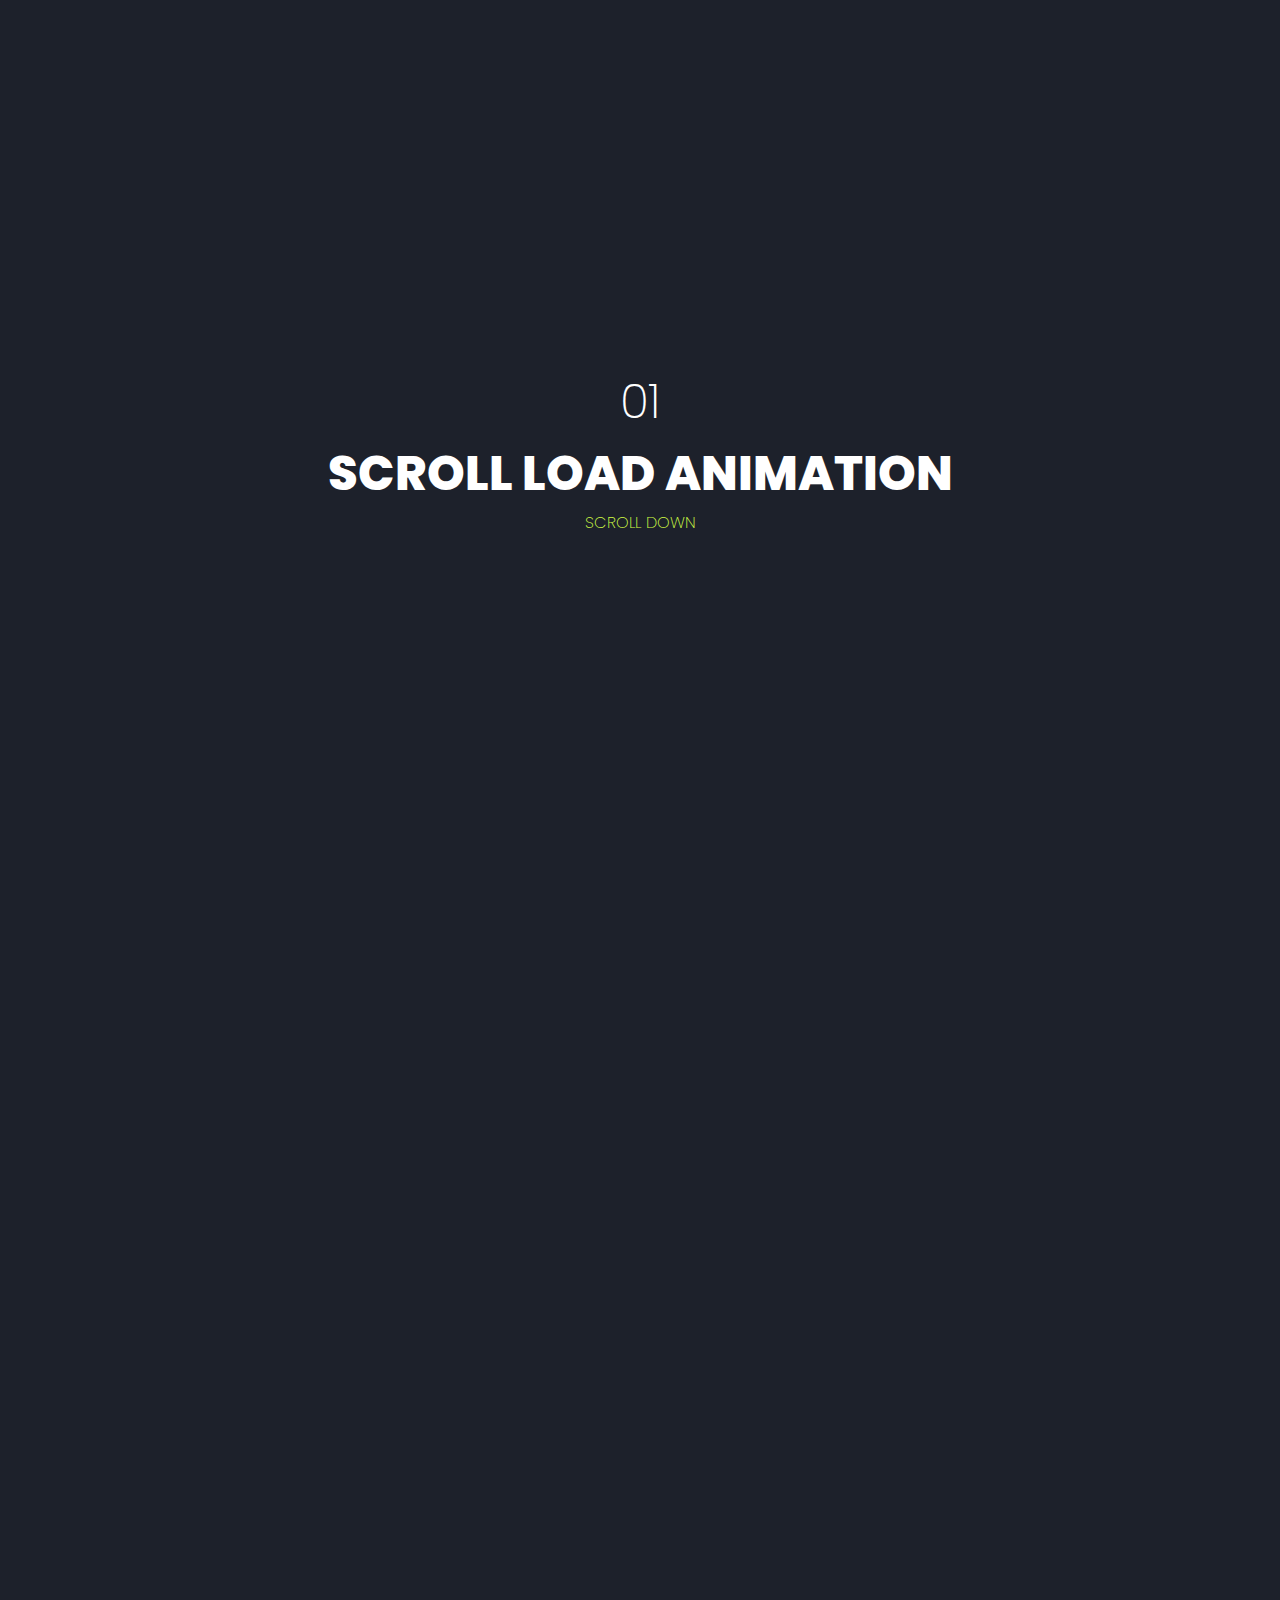
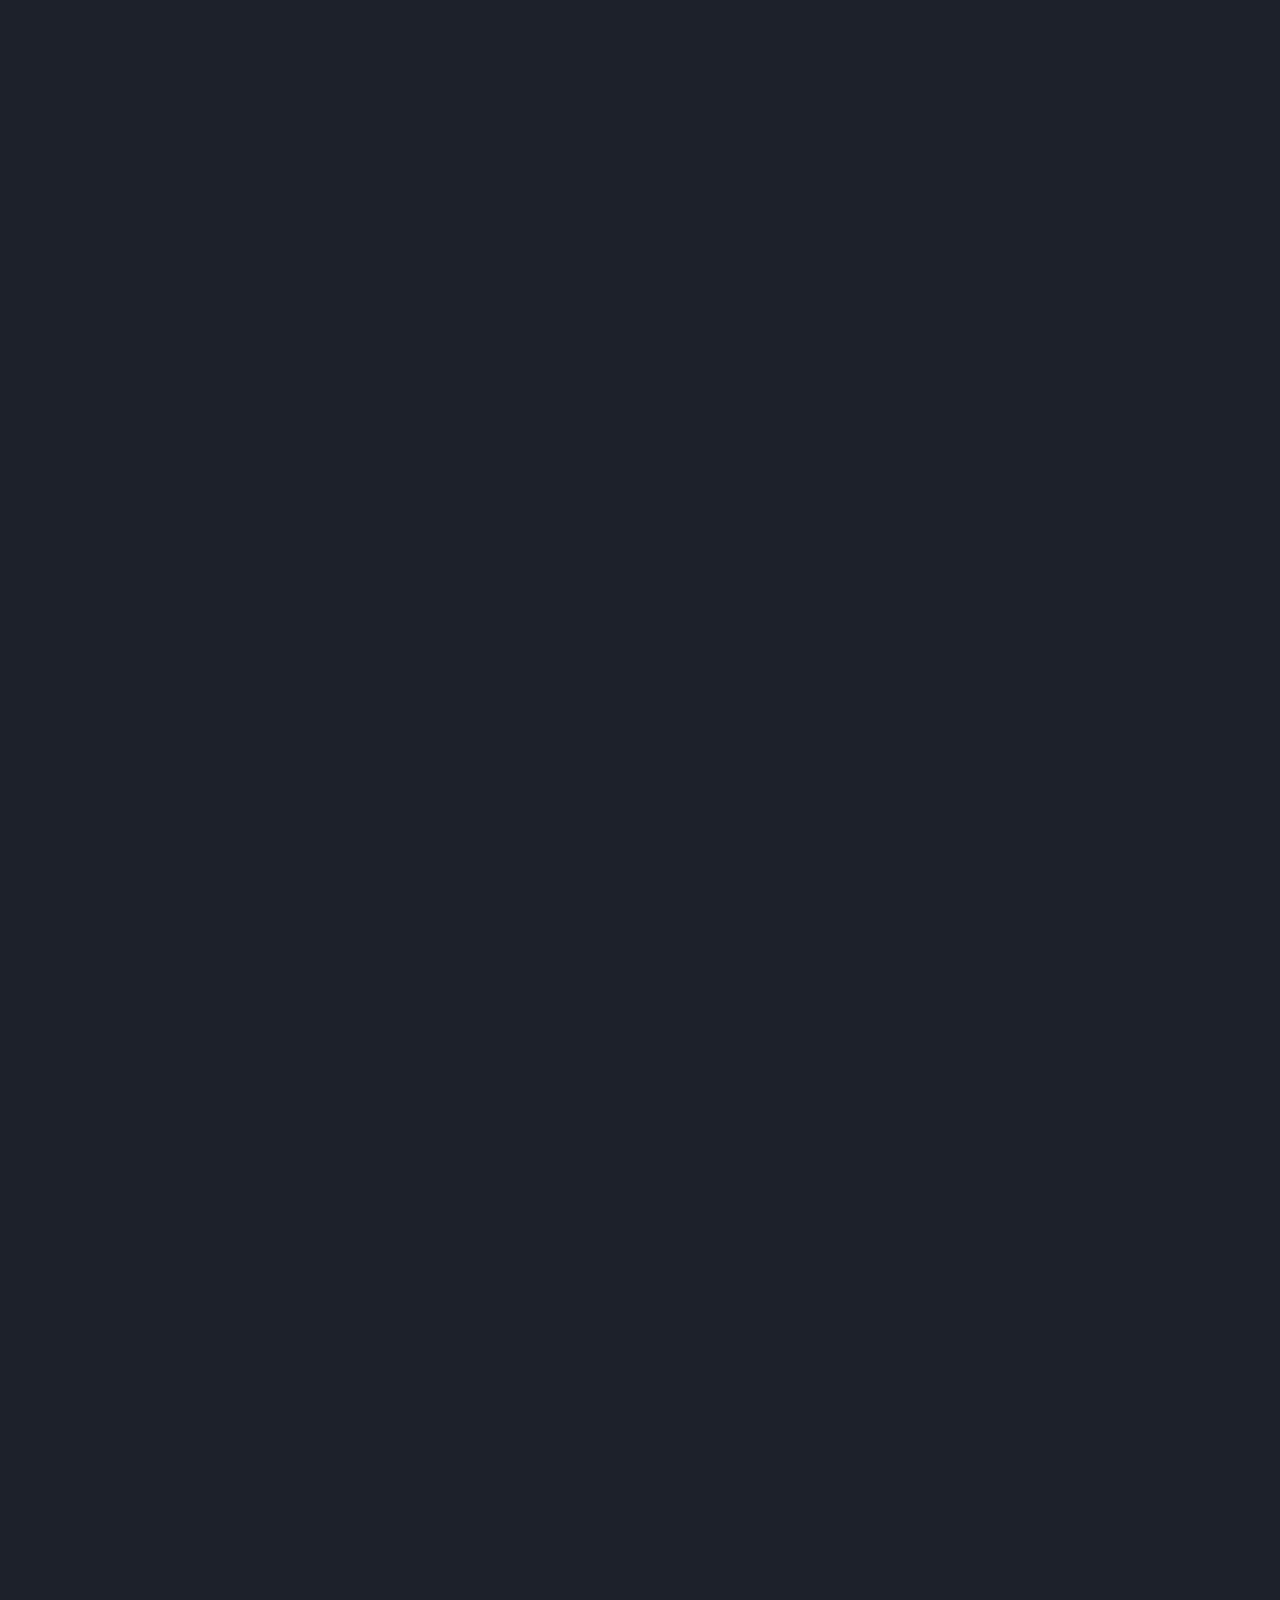
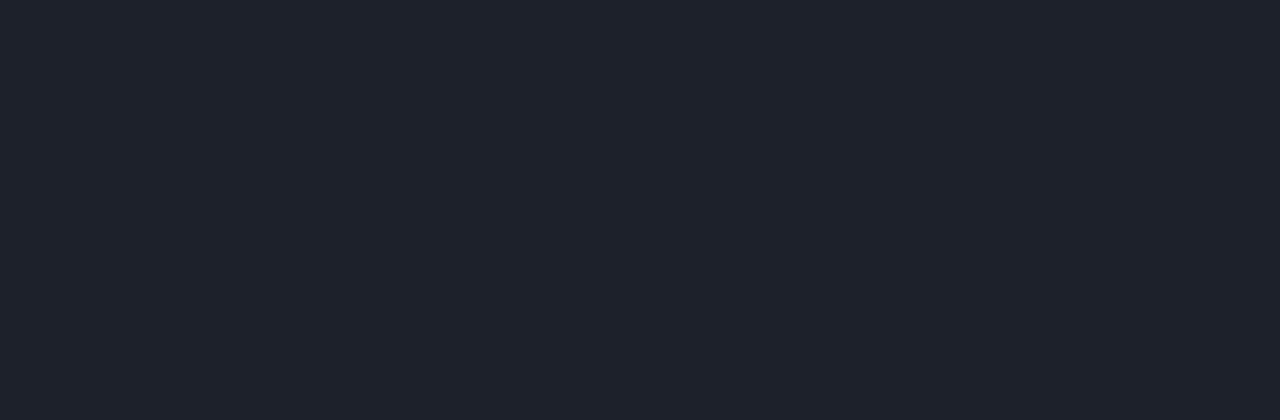
<file: 01.ScrollAnimation/index.html>
<!DOCTYPE html>
<html lang="en">
<head>
    <meta charset="UTF-8">
    <meta http-equiv="X-UA-Compatible" content="IE=edge">
    <meta name="viewport" content="width=device-width, initial-scale=1.0">
    <title>Scroll Load Animation</title>
    <link rel="stylesheet" href="style.css">
</head>
<body>
    <section class="title-section">
        <h2>01</h2>
        <h1>Scroll Load Animation</h1>
        <h3 class="scroll-info">Scroll down</h3>
    </section>
    
    <section class="first-section">
        <div class="cards-info">
            <h1>First Animation</h1>
            <div class="cards">
                <div class="card">
                    <div class="card-text">
                        <h2>Title 1</h2>
                        <p>Lorem ipsum dolor sit, amet consectetur adipisicing elit. Aut totam impedit numquam, dignissimos rem pariatur placeat dolorum atque est dolore deserunt consequatur!</p>
                    </div>
                </div>
                <div class="card">
                    <div class="card-text">
                        <h2>Title 2</h2>
                        <p>Lorem ipsum dolor sit, amet consectetur adipisicing elit. Aut totam impedit numquam, dignissimos rem pariatur placeat dolorum atque est dolore deserunt consequatur!</p>
                    </div>
                </div>
                <div class="card">
                    <div class="card-text">
                        <h2>Title 3</h2>
                        <p>Lorem ipsum dolor sit, amet consectetur adipisicing elit. Aut totam impedit numquam, dignissimos rem pariatur placeat dolorum atque est dolore deserunt consequatur!</p>
                    </div>
                </div>
            </div>
        </div>
    </section>
    
    <section class="second-section">
        <div class="anim-box">
            <div class="left-box">
                <h1>Second Animation</h1>
                <p>Lorem ipsum dolor sit amet consectetur adipisicing elit. Repellendus quos corrupti voluptatem officiis, ut doloribus suscipit cumque iusto mollitia porro voluptatum laboriosam asperiores dicta, blanditiis corporis accusantium atque saepe optio.</p>
            </div>
            <div class="right-box">
                <img src="bird.png" alt="Bird">
            </div>
        </div>
    </section>

    <section class="third-section">
        <div class="third-anim">
            <h1>Third Animation</h1>
            <div class="text-box">
                <p>Lorem ipsum dolor sit amet consectetur adipisicing elit. 
                    Quo deleniti nihil ipsum impedit illum explicabo enim 
                    voluptatum fuga eos est velit voluptate delectus, odio 
                    quae. Quae harum fuga inventore ratione.
                </p>
                <p>Lorem ipsum dolor sit amet consectetur adipisicing elit. 
                    Quo deleniti nihil ipsum impedit illum explicabo enim 
                    voluptatum fuga eos est velit voluptate delectus, odio 
                    quae. Quae harum fuga inventore ratione.
                </p>
                <p>Lorem ipsum dolor sit amet consectetur adipisicing elit. 
                    Quo deleniti nihil ipsum impedit illum explicabo enim 
                    voluptatum fuga eos est velit voluptate delectus, odio 
                    quae. Quae harum fuga inventore ratione.
                </p>
            </div>
        </div>
    </section>


    <script src="script.js"></script>
</body>
</html>
</file>
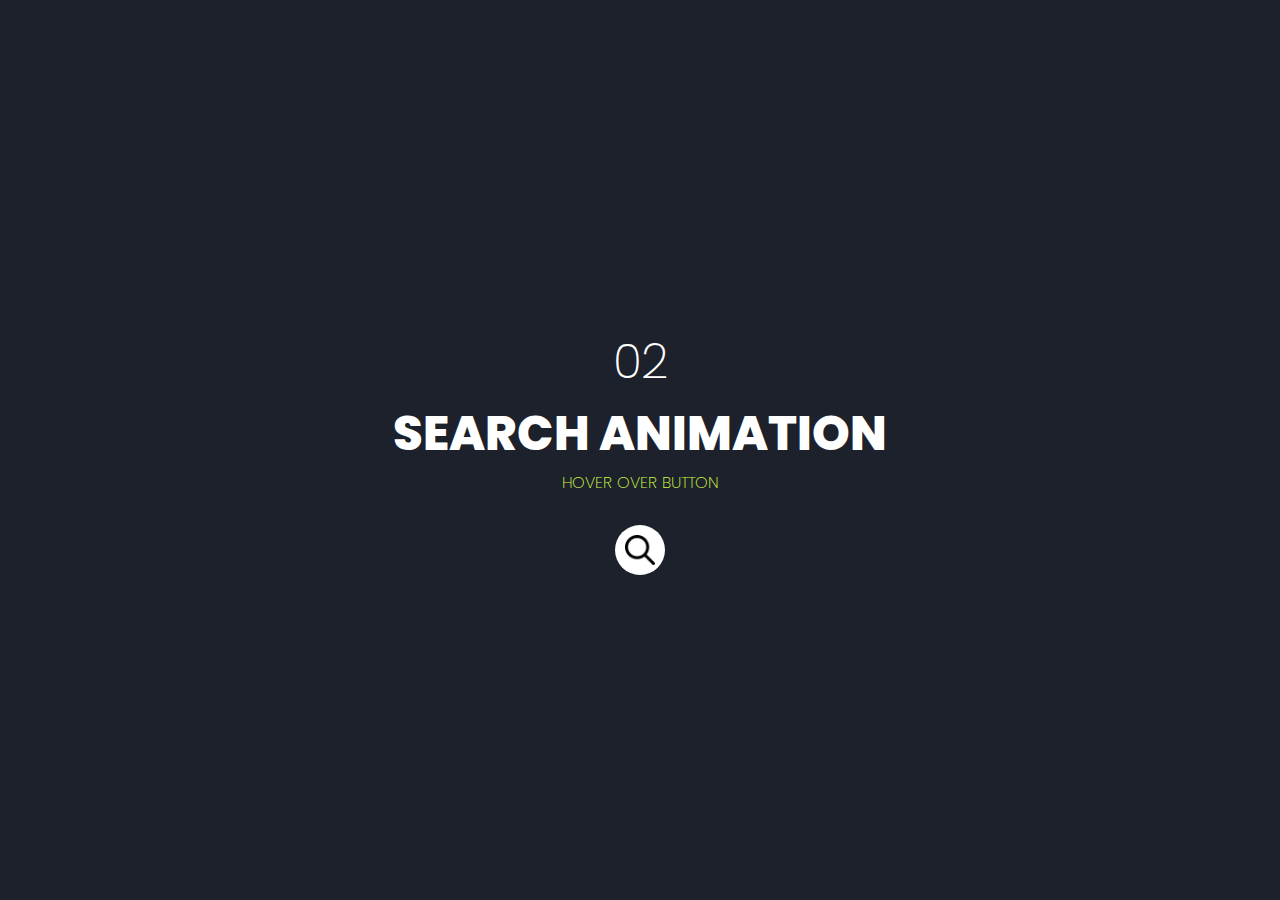
<file: 02.SearchAnimation/index.html>
<!DOCTYPE html>
<html lang="en">
<head>
    <meta charset="UTF-8">
    <meta http-equiv="X-UA-Compatible" content="IE=edge">
    <meta name="viewport" content="width=device-width, initial-scale=1.0">
    <title>Search Animation</title>
    <link rel="stylesheet" href="style.css">
</head>
<body>
    <section class="title-section">
        <h2>02</h2>
        <h1>Search Animation</h1>
        <h3 class="press-info">Hover over button</h3>
        <div class="search-box">
            <input type="text" class="search-input" placeholder="Search...">
            <img src="search-icon.png" alt="SearchIcon">
        </div>
    </section>
    <script src="script.js"></script>
</body>
</html>
</file>
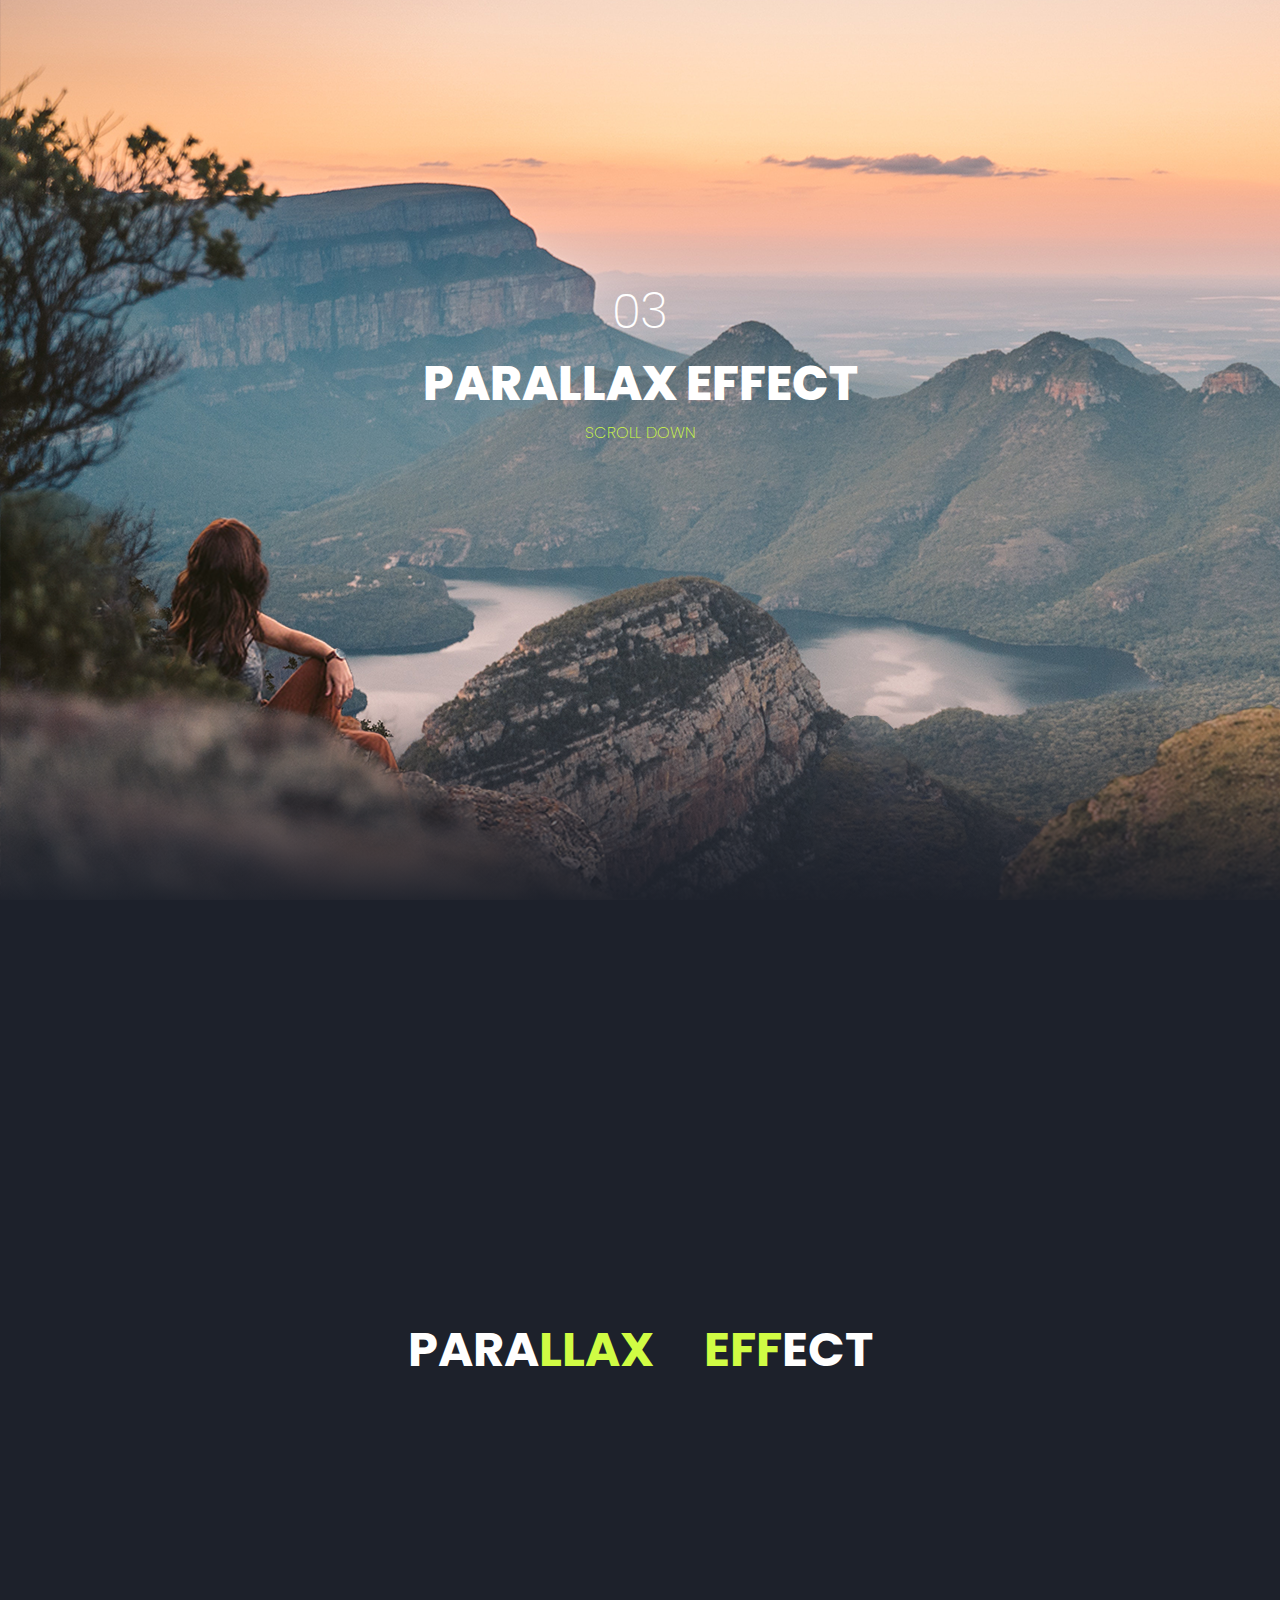
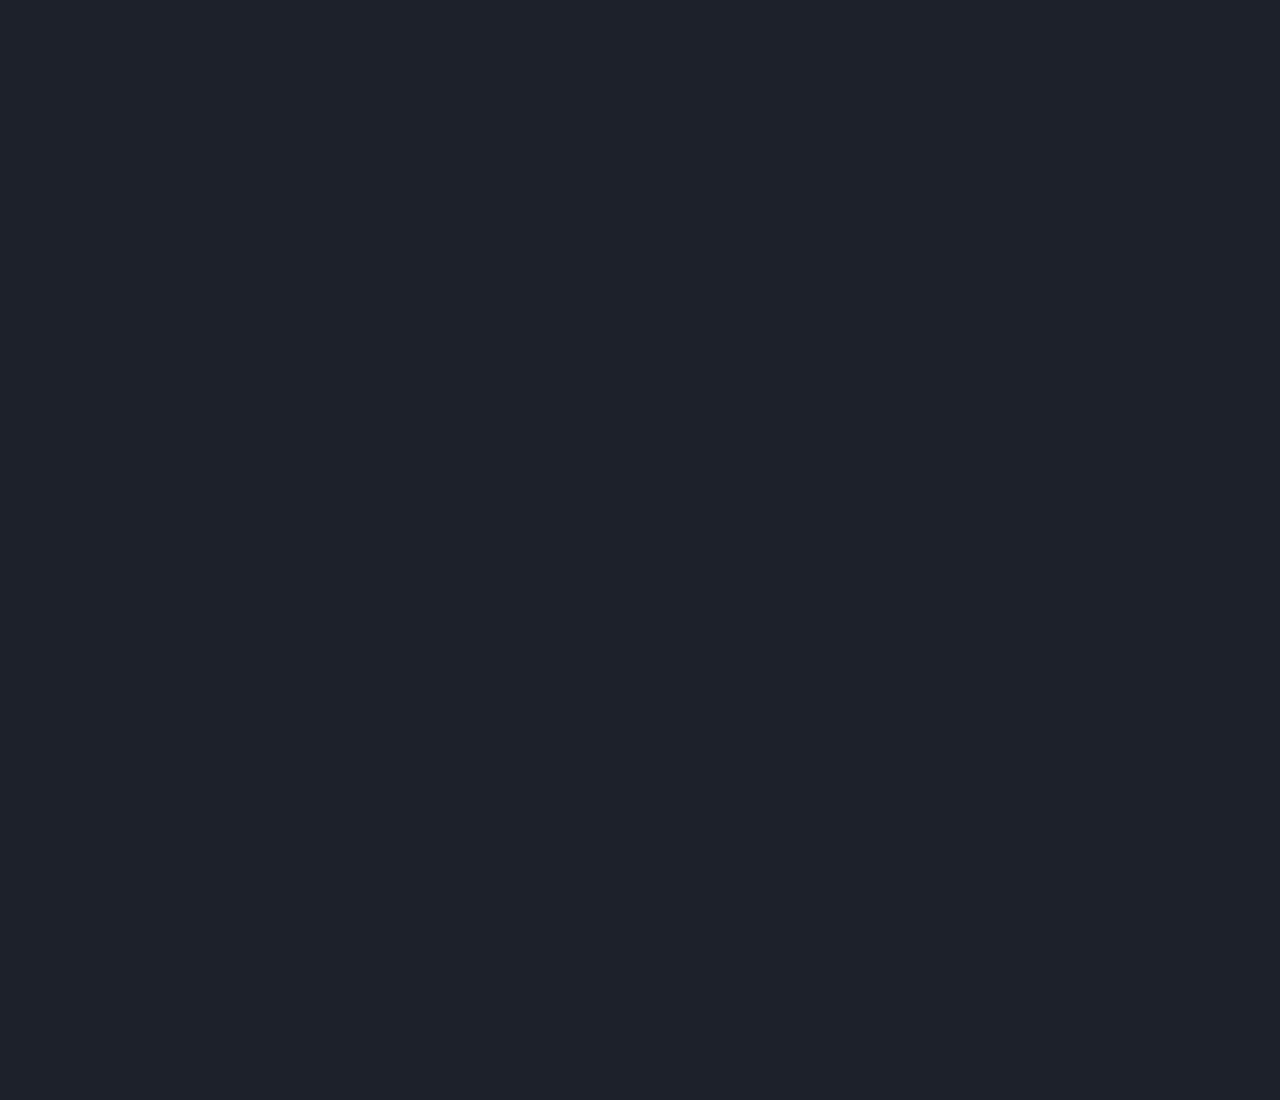
<file: 03.ParallaxEffect/index.html>
<!DOCTYPE html>
<html lang="en">
<head>
    <meta charset="UTF-8">
    <meta http-equiv="X-UA-Compatible" content="IE=edge">
    <meta name="viewport" content="width=device-width, initial-scale=1.0">
    <title>Parallax Effect</title>
    <link rel="stylesheet" href="style.css">
</head>
<body>
    <section class="title-section">
        <div class="title-box">
            <h2>03</h2>
            <h1>Parallax Effect</h1>
            <h3 class="scroll-info">Scroll down</h3>
        </div>
        <div class="shadow"></div>
        <img src="girl1.png" class="center-women" alt="Girl">
        <img src="rock1.png" class="right-rock" alt="Rock">
    </section>

    <section class="second-section">
        <div class="middle-box">
            <h1 data-speed="-0.3">PARA</h1>
            <h1 data-speed="0.3">LLAX</h1>
            <div class="space"></div>
            <h1 data-speed="0.2">EFF</h1>
            <h1 data-speed="0.6">ECT</h1>
        </div>
    </section>

    <section class="third-section"></section>


    <script src="script.js"></script>
</body>
</html>
</file>
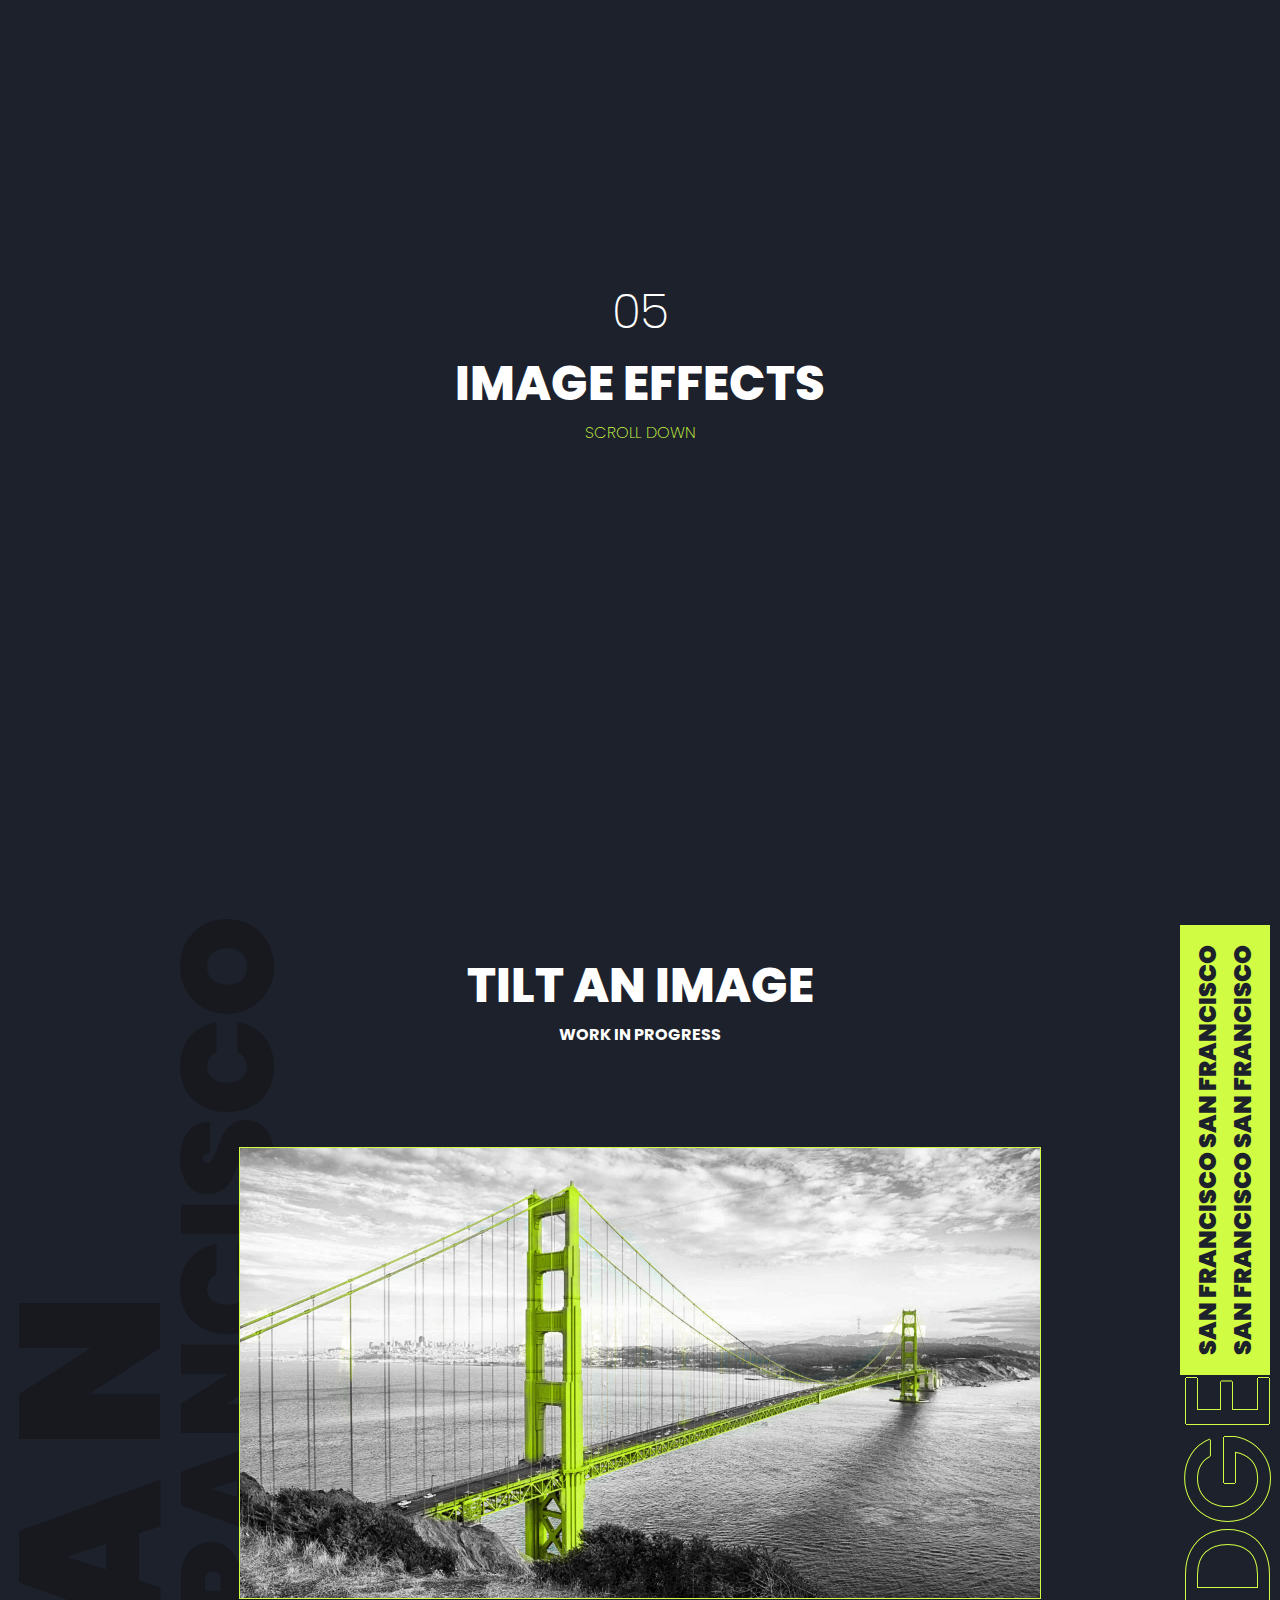
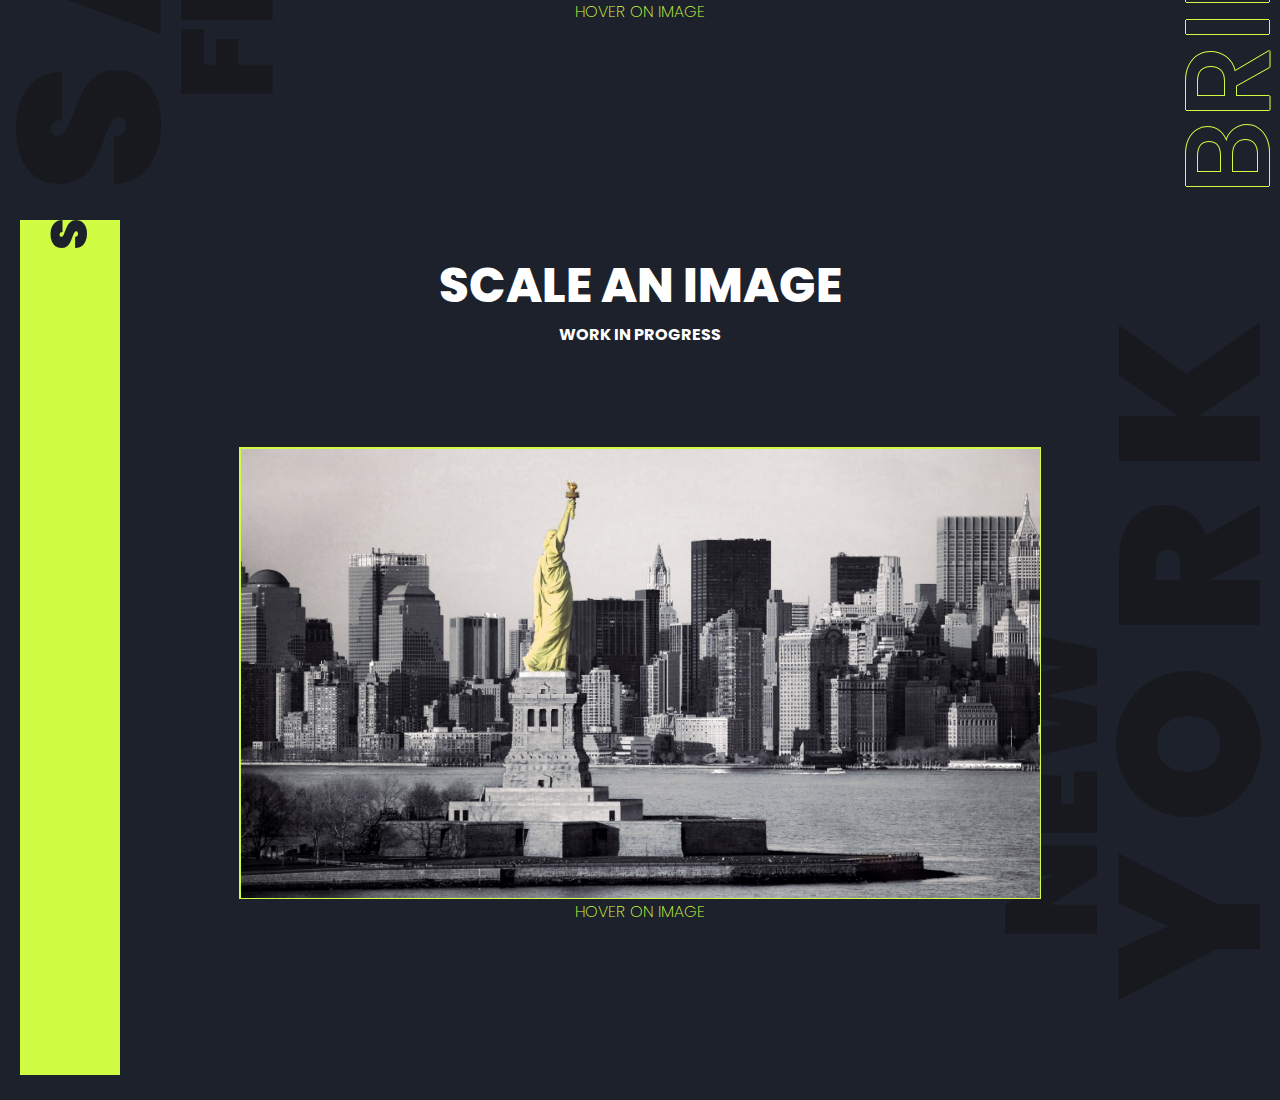
<file: 05.ImageEffects/index.html>
<!DOCTYPE html>
<html lang="en">
<head>
    <meta charset="UTF-8">
    <meta http-equiv="X-UA-Compatible" content="IE=edge">
    <meta name="viewport" content="width=device-width, initial-scale=1.0">
    <title>Image effects</title>
    <link rel="stylesheet" href="style.css">
</head>
<body>
    <section class="title-section">
        <div class="title-box">
            <h2>05</h2>
            <h1>Image Effects</h1>
            <h3 class="action-info">Scroll down</h3>
        </div>
    </section>

    <section class="sanfrancisco-section">
        <h1 class="text-left first-left">SAN</h1>
        <h1 class="text-left second-left">FRANCISCO</h1>
        <div class="image-box">
            <h1 class="animation-info">Tilt an image</h1>
            <h4>WORK IN PROGRESS</h4>
            <img class="image bridge" src="bridge.jpg" alt="Red Bridge">
            <h3 class="action-info hover">HOVER ON IMAGE</h3>
        </div>
        <h1 class="text-right">BRIDGE</h1>
        <div class="stripe-right">
            <p class="paragraph-right">
                SAN FRANCISCO SAN FRANCISCO SAN FRANCISCO SAN FRANCISCO
            </p>
        </div>
    </section>

    <section class="newyork-section">
        <h1 class="text-right-1 one">YORK</h1>
        <h1 class="text-right-2 two">NEW</h1>
        <div class="image-box">
            <h1 class="animation-info">Scale an image</h1>
            <h4>WORK IN PROGRESS</h4>
            <div class="statue-box">
                <img class="image statue" src="statue.jpg" alt="Statue of Liberty">
            </div>
            <h3 class="action-info hover">HOVER ON IMAGE</h3>
        </div>
        <div class="stripe-left">
            <ul class="list">
                <li>S</li>
                <li>T</li>
                <li>A</li>
                <li>T</li>
                <li>U</li>
                <li>E</li>
                <li></li>
                <li>O</li>
                <li>F</li>
                <li></li>
                <li>L</li>
                <li>I</li>
                <li>B</li>
                <li>E</li>
                <li>R</li>
                <li>T</li>
                <li>Y</li>
            </ul>
        </div>
    </section>

    <script src="script.js"></script>
</body>
</html>
</file>
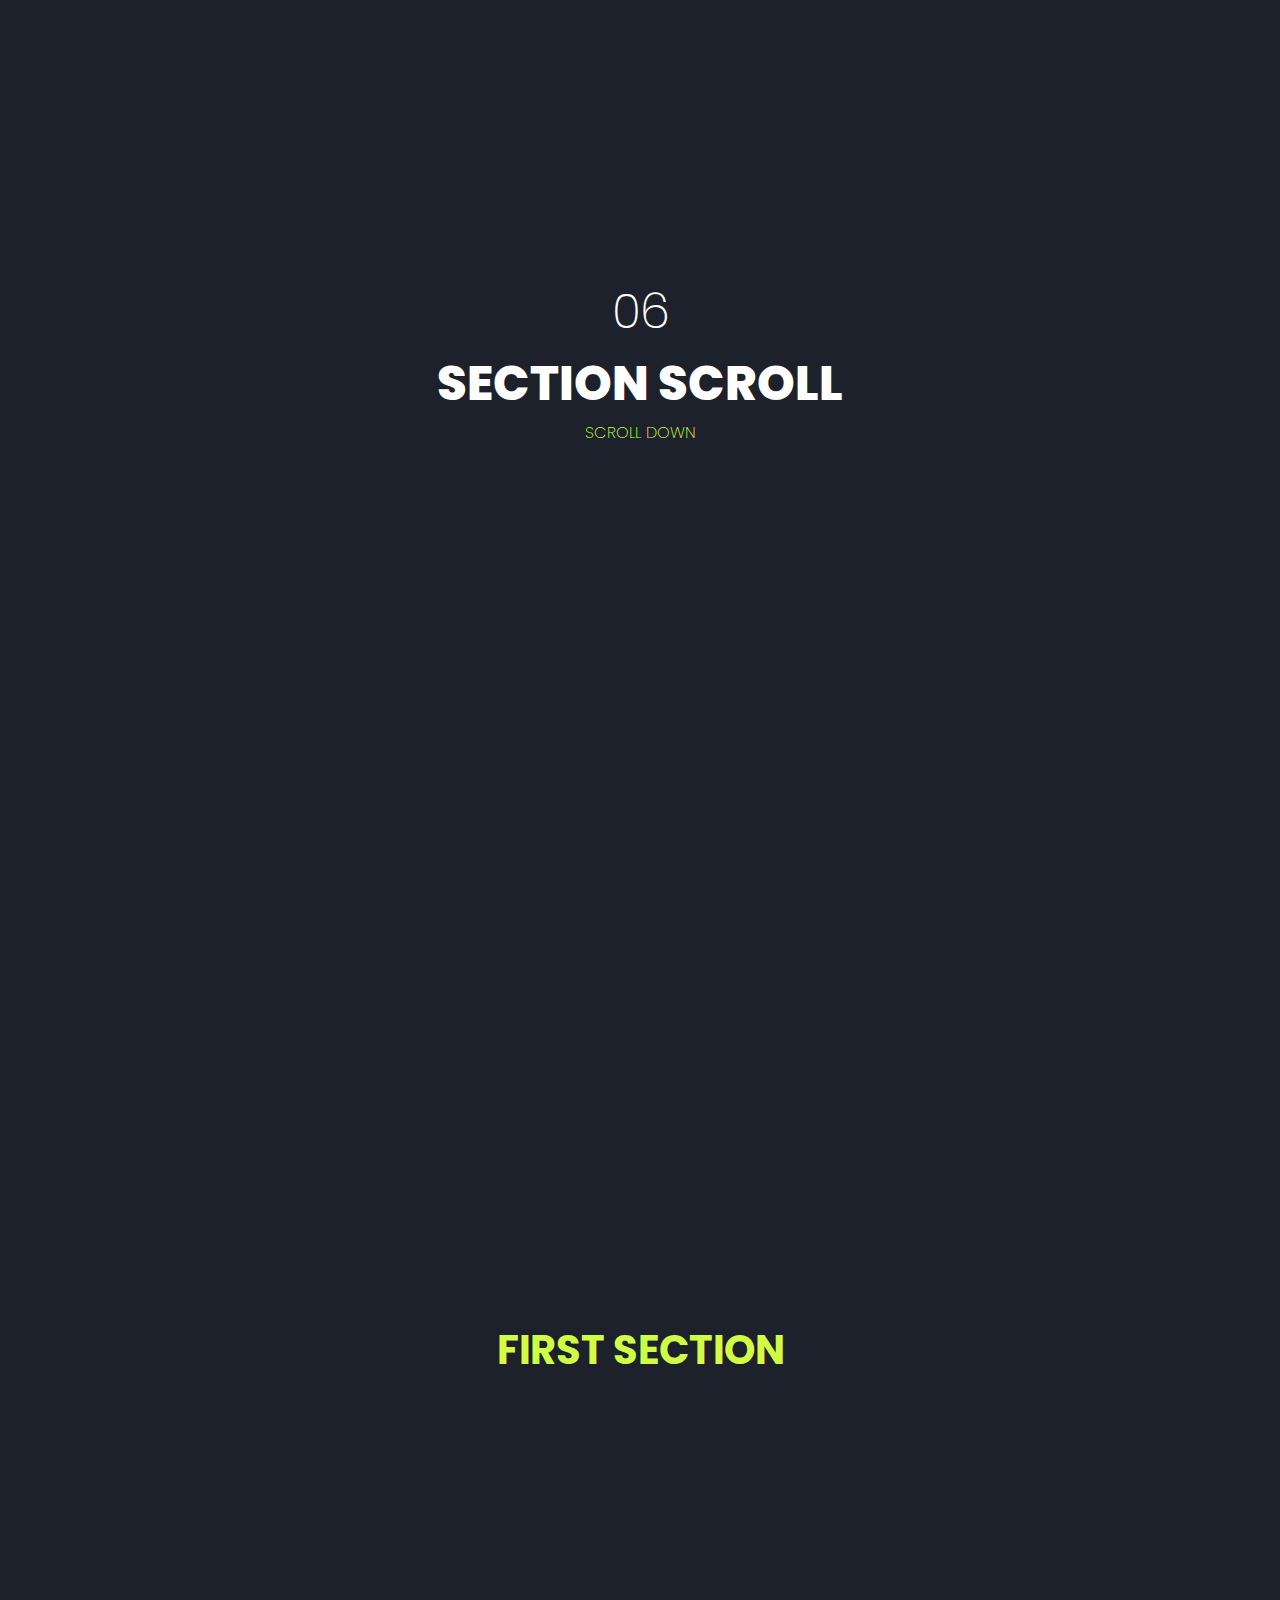
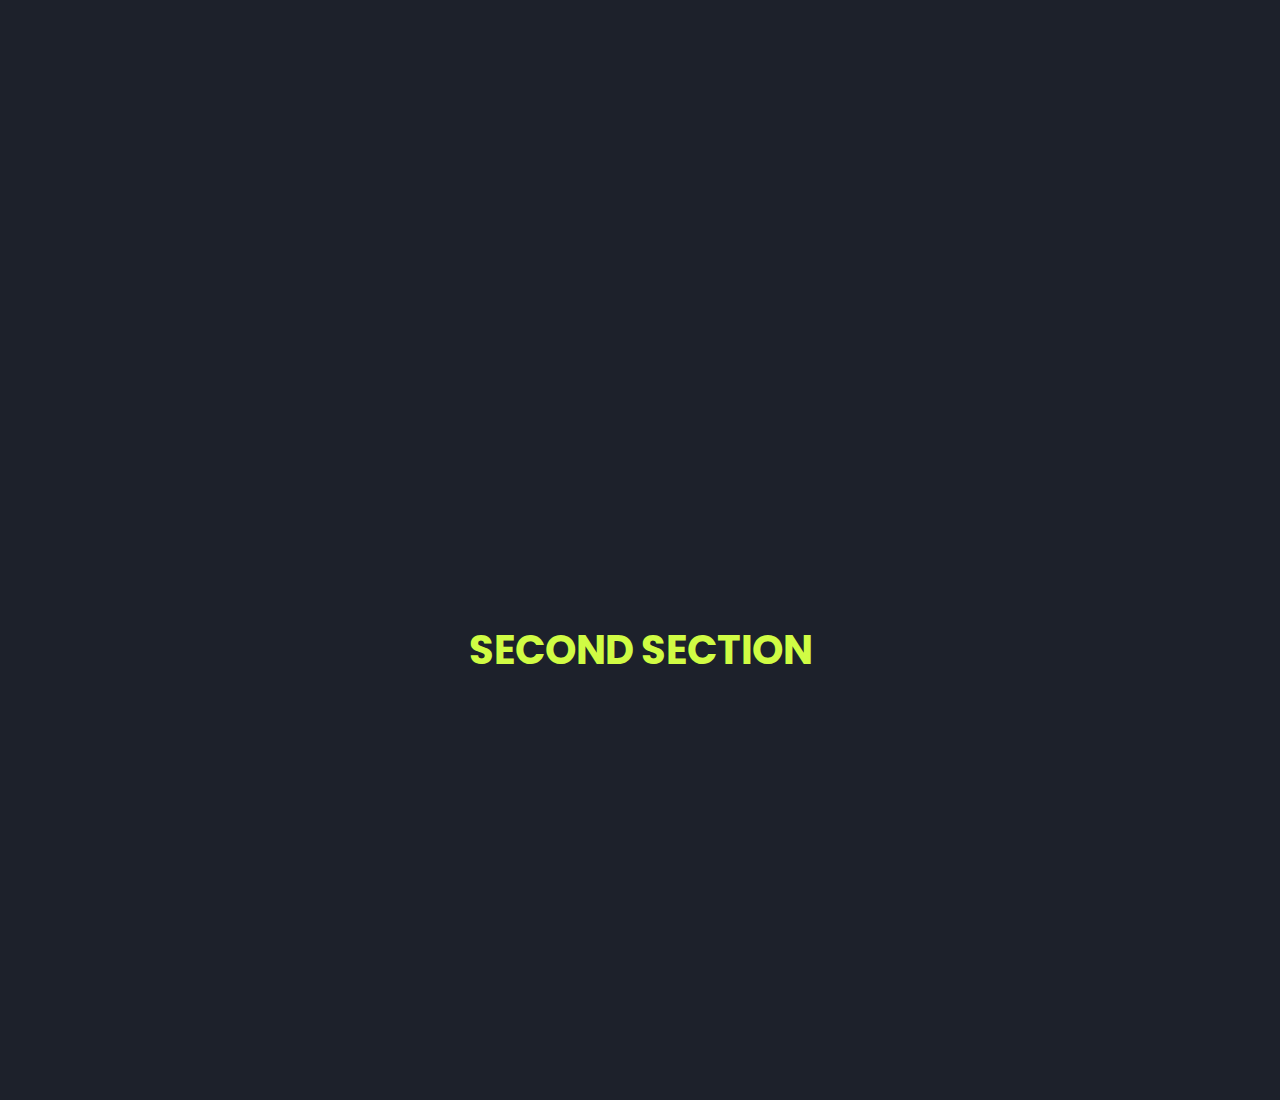
<file: 06.SectionScroll/index.html>
<!DOCTYPE html>
<html lang="en">
  <head>
    <meta charset="UTF-8" />
    <meta http-equiv="X-UA-Compatible" content="IE=edge" />
    <meta name="viewport" content="width=device-width, initial-scale=1.0" />
    <title>Section Scroll</title>
    <link rel="stylesheet" href="style.css" />
  </head>
  <body>
    <div class="fullPage">
      <section class="title-section">
        <div class="title-box">
          <h2>06</h2>
          <h1>Section Scroll</h1>
          <h3 class="action-info">Scroll down</h3>
        </div>
      </section>

      <section class="first-section">
        <h1>FIRST SECTION</h1>
      </section>
      <section class="second-section">
        <h1>SECOND SECTION</h1>
      </section>
    </div>

    <script src="script.js"></script>
  </body>
</html>
</file>
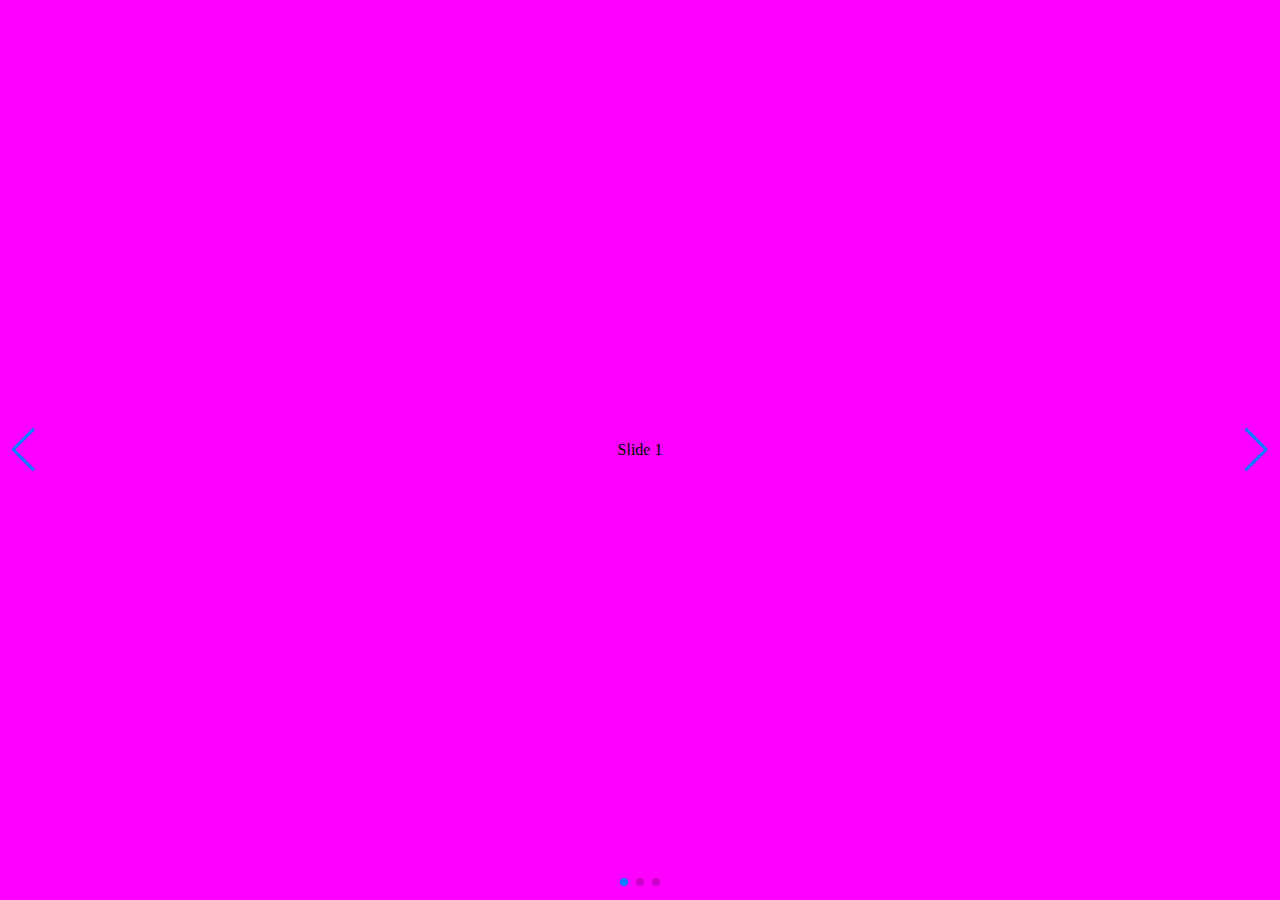
<file: 09.SwiperScroll/index.html>
<!DOCTYPE html>
<html lang="en">
  <head>
    <meta charset="UTF-8" />
    <meta http-equiv="X-UA-Compatible" content="IE=edge" />
    <meta name="viewport" content="width=device-width, initial-scale=1.0" />
    <link
      rel="stylesheet"
      href="https://unpkg.com/swiper@8/swiper-bundle.min.css"
    />
    <script src="https://unpkg.com/swiper@8/swiper-bundle.min.js"></script>
    <link rel="stylesheet" href="style.css" />
    <title>SwiperScroll</title>
  </head>
  <body>
    <!-- Slider main container -->
    <div class="swiper">
      <!-- Additional required wrapper -->
      <div class="swiper-wrapper">
        <!-- Slides -->
        <div class="swiper-slide">Slide 1</div>
        <div class="swiper-slide">Slide 2</div>
        <div class="swiper-slide">Slide 3</div>
      </div>
      <!-- If we need pagination -->
      <div class="swiper-pagination"></div>

      <!-- If we need navigation buttons -->
      <div class="swiper-button-prev"></div>
      <div class="swiper-button-next"></div>
    </div>
    <script src="script.js"></script>
  </body>
</html>
</file>
<file: 01.ScrollAnimation/style.css>
@import url('https://fonts.googleapis.com/css2?family=Poppins:wght@100;200;300;400;500;600;700;800;900&family=Roboto&display=swap');

html {
    overflow: scroll;
    overflow-x: hidden;
}
* {
    margin: 0;
    padding: 0;
    font-family: "Poppins", sans-serif;
    --primary-color: #D0FC44FF; /* #D0FC44FF */
    --secondary-color: #1D212B; /* #121212 */
}
::-webkit-scrollbar {
    width: 0;  
    background: transparent;
}
body {
    background-color: var(--secondary-color);
}


/* Title */
.title-section {
    width: 100vw;
    height: 100vh;
    display: flex;
    justify-content: center;
    align-items: center;
    flex-direction: column;

    color: white;
}

.title-section h1 {
    font-size: 3em;
    font-weight: 800;
    text-transform: uppercase;
}

.scroll-info {
    font-size: 1em;
    font-weight: 200;
    text-transform: uppercase;
    animation: bounce 1s infinite;
    color: var(--primary-color);
}

@keyframes bounce {
    0% { transform: translateY(0px) }
    50% { transform: translateY(5px) }
    100% { transform: translateY(0px) }
}

.title-section h2 {
    font-size: 3em;
    font-weight: 200;
}


.first-section {
    width: 100vw;
    height: 100vh;

    display: flex;
    justify-content: center;
    align-items: center;
}


/* First card animation */
.cards-info {
    transform: translateY(150px);
    transition: 1s;
    opacity: 0;
    display: flex;
    align-items: center;
    flex-direction: column;
}

.cards-info h1 {
    color: white;
    font-size: 2em;
    text-transform: uppercase;
}

.cards-info.active {
    transform: translateY(0px);
    opacity: 1;
    transition: 1s;
}

.cards {
    display: flex;
    justify-content: space-between;
    margin: 5%;
}


.card {
    margin: 20px;
    background-color: var(--primary-color);
}

.card-text {
    color: black;

    margin: 20px;
    padding: 20px;
    text-align: justify;
    text-justify: inter-word;
}

.card h2 {
    font-weight: 900;
}


@media (max-width: 900px) {
    .cards {
        flex-direction: column;
    }
    .title-section h1 {
        font-size: 2em;
    }
}

/* Second animation */

.second-section, .third-section {
    width: 100vw;
    height: 100vh;
}

.anim-box {
    width: 100%;
    height: 100%;
    display: flex;
    justify-content: space-evenly;
    align-items: center;
    overflow: hidden;
    margin: 20px;
}

.left-box {
    color: white;
    width: 50%;
    text-align: justify;
    text-justify: inter-word;
    margin-right: 10%;
    transform: translateX(-200px);
    opacity: 0;
    transition: .5s;
    margin-left: 5%;
}
.left-box h1 {
    color: var(--primary-color);
    font-size: 2em;
    text-transform: uppercase;
}
.right-box {
    transform: translateX(500px);
    opacity: 0;
    transition: .5s;
}

.right-box.active {
    transform: translateX(0px);
    opacity: 1;
    transition: 2s;
}

.right-box img{
    width: 50vw;
}

.left-box.active {
    transform: translateX(0px);
    opacity: 1;
    transition: 1s;
}

/* Third animation */
.third-anim {
    height: 100%;

    display: flex;
    justify-content: center;
    align-items: center;
    flex-direction: column;

    transform: scale(.5);
    opacity: 0;
}
.third-anim.active {
    transform: scale(1);
    opacity: 1;
    transition: 1s;
}
.third-anim h1 {
    color: white;
}
.text-box {
    width: 50%;
    text-align: justify;
    margin-top: 20px;
    background-color: var(--primary-color);
}
.text-box p {
    margin: 20px;
}
</file>
<file: 02.SearchAnimation/style.css>
@import url('https://fonts.googleapis.com/css2?family=Poppins:wght@100;200;300;400;500;600;700;800;900&family=Roboto&display=swap');

* {
    margin: 0;
    padding: 0;
    font-family: "Poppins", sans-serif;
    --primary-color: #D0FC44FF; /* #D0FC44FF */
    --secondary-color: #1D212B; /* #121212 */
}

body {
    background-color: var(--secondary-color);
}

.title-section {
    width: 100vw;
    height: 100vh;
    
    display: flex;
    align-items: center;
    justify-content: center;
    flex-direction: column;

    color: white;
}

.title-section h1 {
    font-size: 3em;
    font-weight: 800;
    text-transform: uppercase;
}

.title-section h2 {
    font-size: 3em;
    font-weight: 200;
}

.search-box {
    width: 50px;
    height: 50px;

    margin-top: 30px;

    display: flex;
    align-items: center;
    justify-content: center;

    border: none;
    border-radius: 100px;
    background-color: white;
    transition: .5s;
}

.search-box:hover, .search-box:focus {
    width: 300px;
    border-radius: 30px;
}

.search-box:hover, .search-box:focus {
    width: 300px;
    border-radius: 30px;
}

.search-input {
    height: 100%;
    width: 100%;

    font-size: 20px;
    border-radius: 15px;
    border: none;
    opacity: 0;
    outline: none;
    margin: 10px;
    transition: .5s;
}


.search-box:hover .search-input {
    opacity: 1;
}

.search-box img {
    width: 30px;
    height: 30px;

    position: relative;
    left: -10px;
}

.search-box:hover img {
    cursor: pointer;
}

.press-info {
    font-size: 1em;
    font-weight: 200;
    text-transform: uppercase;
    animation: bounce 1s infinite;
    color: var(--primary-color);
}

@keyframes bounce {
    0% { transform: translateX(0px) }
    50% { transform: translateX(5px) }
    100% { transform: translateX(0px) }
}
</file>
<file: 03.ParallaxEffect/style.css>
@import url('https://fonts.googleapis.com/css2?family=Poppins:wght@100;200;300;400;500;600;700;800;900&family=Roboto&display=swap');

html {
    overflow: scroll;
    overflow-x: hidden;
}
* {
    margin: 0;
    padding: 0;
    font-family: "Poppins", sans-serif;
    --primary-color: #D0FC44FF; /* #D0FC44FF */
    --secondary-color: #1D212B; /* #121212 */
}
::-webkit-scrollbar {
    width: 0;  
    background: transparent;
}
body {
    background-color: var(--secondary-color);
}


/* Title */
.title-section {
    width: 100%;
    height: 100vh;
    position: relative;
    overflow: hidden;
    background-image: url('bg1.png');
    color: white;
}

.title-box {
    width: 100%;
    height: 80%;

    display: flex;
    justify-content: center;
    align-items: center;
    flex-direction: column;
}

.title-section h1 {
    font-size: 3em;
    font-weight: 800;
    text-transform: uppercase;
}

.title-section h2 {
    font-size: 3em;
    font-weight: 200;
}

.scroll-info {
    font-size: 1em;
    font-weight: 200;
    text-transform: uppercase;
    animation: bounce 1s infinite;
    color: var(--primary-color);
}

@keyframes bounce {
    0% { transform: translateY(0px) }
    50% { transform: translateY(5px) }
    100% { transform: translateY(0px) }
}

.second-section {
    width: 100vw;
    height: 100vh;

    background-color: var(--secondary-color);
}

.center-women {
    position: absolute;
    top: 0;
    right: 0;
    z-index: 1;
}

.right-rock {
    position: absolute;
    top: 0;
    z-index: 2;
}

.shadow {
    height: 210px;
    width: 100%;

    position: absolute;
    bottom: -10px;
    left: 0;
    z-index: 3;

    background: linear-gradient(transparent, var(--secondary-color));
}

.third-section {
    width: 100vw;
    height: 100vh;
}

.middle-box {
    width: 100%;
    height: 100%;

    display: flex;
    justify-content: center;
    align-items: center;
}

.middle-box h1:nth-child(even) {
    color: var(--primary-color)
}

.middle-box h1{
    font-size: 3em;
    color: white;
}

.middle-box ul {
    list-style: none;
}

.space {
    width: 50px;
}
</file>
<file: 05.ImageEffects/style.css>
@import url('https://fonts.googleapis.com/css2?family=Poppins:wght@100;200;300;400;500;600;700;800;900&family=Roboto&display=swap');

html {
    overflow: scroll;
    overflow-x: hidden;
}
* {
    margin: 0;
    padding: 0;
    font-family: "Poppins", sans-serif;
    --primary-color: #D0FC44FF; /* #D0FC44FF */
    --secondary-color: #1D212B; /* #121212 */
}
::-webkit-scrollbar {
    width: 0;  
    background: transparent;
}
body {
    background-color: var(--secondary-color);
}

.title-section {
    width: 100%;
    height: 100vh;

    overflow: hidden;
    color: white;
}

.title-box {
    width: 100%;
    height: 80%;

    display: flex;
    justify-content: center;
    align-items: center;
    flex-direction: column;
}

.title-section h1 {
    font-size: 3em;
    font-weight: 800;
    text-transform: uppercase;
}

.title-section h2 {
    font-size: 3em;
    font-weight: 200;
}

.action-info {
    font-size: 1em;
    font-weight: 200;
    text-transform: uppercase;
    animation: bounce 1s infinite;
    color: var(--primary-color);
}

@keyframes bounce {
    0% { transform: translateY(0px) }
    50% { transform: translateY(5px) }
    100% { transform: translateY(0px) }
}

/* First section */
.sanfrancisco-section, .newyork-section {
    width: 100vw;
    height: 100vh;
    position: relative;
}

.image-box {
    display: flex;
    align-items: center;
    flex-direction: column;
}

.image {
    width: 800px;

    margin-top: 100px;
    border: 1px solid var(--primary-color);
    z-index: 1;
}

.image-box h4 {
    color: white;
}

.text-right {
    position: absolute;

    bottom: 5px;
    right: -37px;

    writing-mode: vertical-lr;
    transform: rotate(-180deg);
    color: var(--secondary-color);
    font-size: 120px;
    font-weight: 500;
    text-shadow: 1px 0px var(--primary-color),
    -1px 0px var(--primary-color),
    0px -1px var(--primary-color),
    0px 1px var(--primary-color);
}

.text-left {
    position: absolute;
    writing-mode: vertical-lr;
    transform: rotate(180deg);

    font-size: 130px;
    font-weight: 900;
    bottom: 10px;
    color: rgb(23, 25, 31);
}

.first-left {
    font-size: 200px;
    left: -60px;
    letter-spacing: 30px;
}

.second-left {
    bottom: 100px;
    left: 130px;
}

.animation-info {
    margin-top: 50px;
    font-size: 3em;
    font-weight: 800;
    text-transform: uppercase;
    color: white;
}

.hover {
    animation: move 2s infinite;
}

@keyframes move {
    0% { transform: translateX(0px) }
    25% { transform: translateX(5px) }
    50% { transform: translateX(0px) }
    75% { transform: translateX(-5px) }
    100% { transform: translateX(0px) }
}

.stripe-right {
    width: 90px;
    height: 450px;

    position: absolute;
    top: 25px;
    right: 10px;

    display: flex;
    justify-content: center;
    align-items: center;
    
    background-color: var(--primary-color);
}

.paragraph-right {
    margin: 20px;

    writing-mode: vertical-rl;
    transform: rotate(180deg);

    font-size: 24px;
    font-weight: 900;
    color: var(--secondary-color)
}


.text-right-1, .text-right-2 {
    position: absolute;
    writing-mode: vertical-rl;
    transform: rotate(180deg);

    font-size: 130px;
    font-weight: 900;
    bottom: 10px;
    color: rgb(23, 25, 31);
}

.one {
    font-size: 200px;
    right: -60px;
    letter-spacing: 30px;
    bottom: 100px;
}

.two {
    bottom: 160px;
    right: 130px;
}


.statue-box {
    width: 800px;
    height: 450px;

    margin-top: 100px;
    z-index: 1;
    border: 1px solid var(--primary-color);
    background-size: cover;
    /* Important */
	overflow: hidden;
}

.statue {
    margin: 0;
}


.statue-box .statue {
    transform: scale(1);
	transition: .5s;
}

.statue-box:hover img {
    transform: scale(1.5);
}

.stripe-left {
    width: 100px;
    height: 95vh;

    position: absolute;
    top: 0;
    left: 0;
    color: white;
    overflow: hidden;

    margin: 20px;
}

.list {
    width: 100%;
    height: 100%;

    position: relative;
    display: flex;
    justify-content: center;
    align-items: center;

    list-style: none;
    transform: rotate(180deg);
    background-color: var(--primary-color);
}
.list li {
    position: absolute;

    writing-mode: vertical-lr;

    font-size: 50px;
    font-weight: 900;
    color: var(--secondary-color);
}
</file>
<file: 06.SectionScroll/style.css>
@import url("https://fonts.googleapis.com/css2?family=Poppins:wght@100;200;300;400;500;600;700;800;900&family=Roboto&display=swap");

html {
  overflow: scroll;
  overflow-x: hidden;
  scroll-snap-type: y mandatory;
  scroll-behavior: smooth;
}
* {
  margin: 0;
  padding: 0;
  font-family: "Poppins", sans-serif;
  --primary-color: #d0fc44ff; /* #D0FC44FF */
  --secondary-color: #1d212b; /* #121212 */
}
::-webkit-scrollbar {
  width: 0;
  background: transparent;
}
body {
  background-color: var(--secondary-color);
}

.title-section {
  width: 100%;
  height: 100vh;

  overflow: hidden;
  color: white;
}

.title-box {
  width: 100%;
  height: 80%;

  display: flex;
  justify-content: center;
  align-items: center;
  flex-direction: column;
}

.title-section h1 {
  font-size: 3em;
  font-weight: 800;
  text-transform: uppercase;
}

.title-section h2 {
  font-size: 3em;
  font-weight: 200;
}

.action-info {
  font-size: 1em;
  font-weight: 200;
  text-transform: uppercase;
  animation: bounce 1s infinite;
  color: var(--primary-color);
}

@keyframes bounce {
  0% {
    transform: translateY(0px);
  }
  50% {
    transform: translateY(5px);
  }
  100% {
    transform: translateY(0px);
  }
}

/* Section scroll */

.first-section,
.second-section {
  width: 100vw;
  height: 100vh;

  display: flex;
  justify-content: center;
  align-items: center;
}

.first-section h1 {
  color: var(--primary-color);
  font-size: 40px;
}

.second-section h1 {
  color: var(--primary-color);
  font-size: 40px;
}

body {
  scroll-snap-type: y mandatory;
}

section {
  scroll-snap-align: start;
}
</file>
<file: 09.SwiperScroll/style.css>
* {
  padding: 0;
  margin: 0;
}

.swiper {
  width: 100vw;
  height: 100vh;
}

.swiper-slide {
  display: flex;
  justify-content: center;
  align-items: center;
}

.swiper-slide:nth-child(even) {
  background-color: magenta;
}
.swiper-slide:nth-child(odd) {
  background-color: red;
}
</file>
